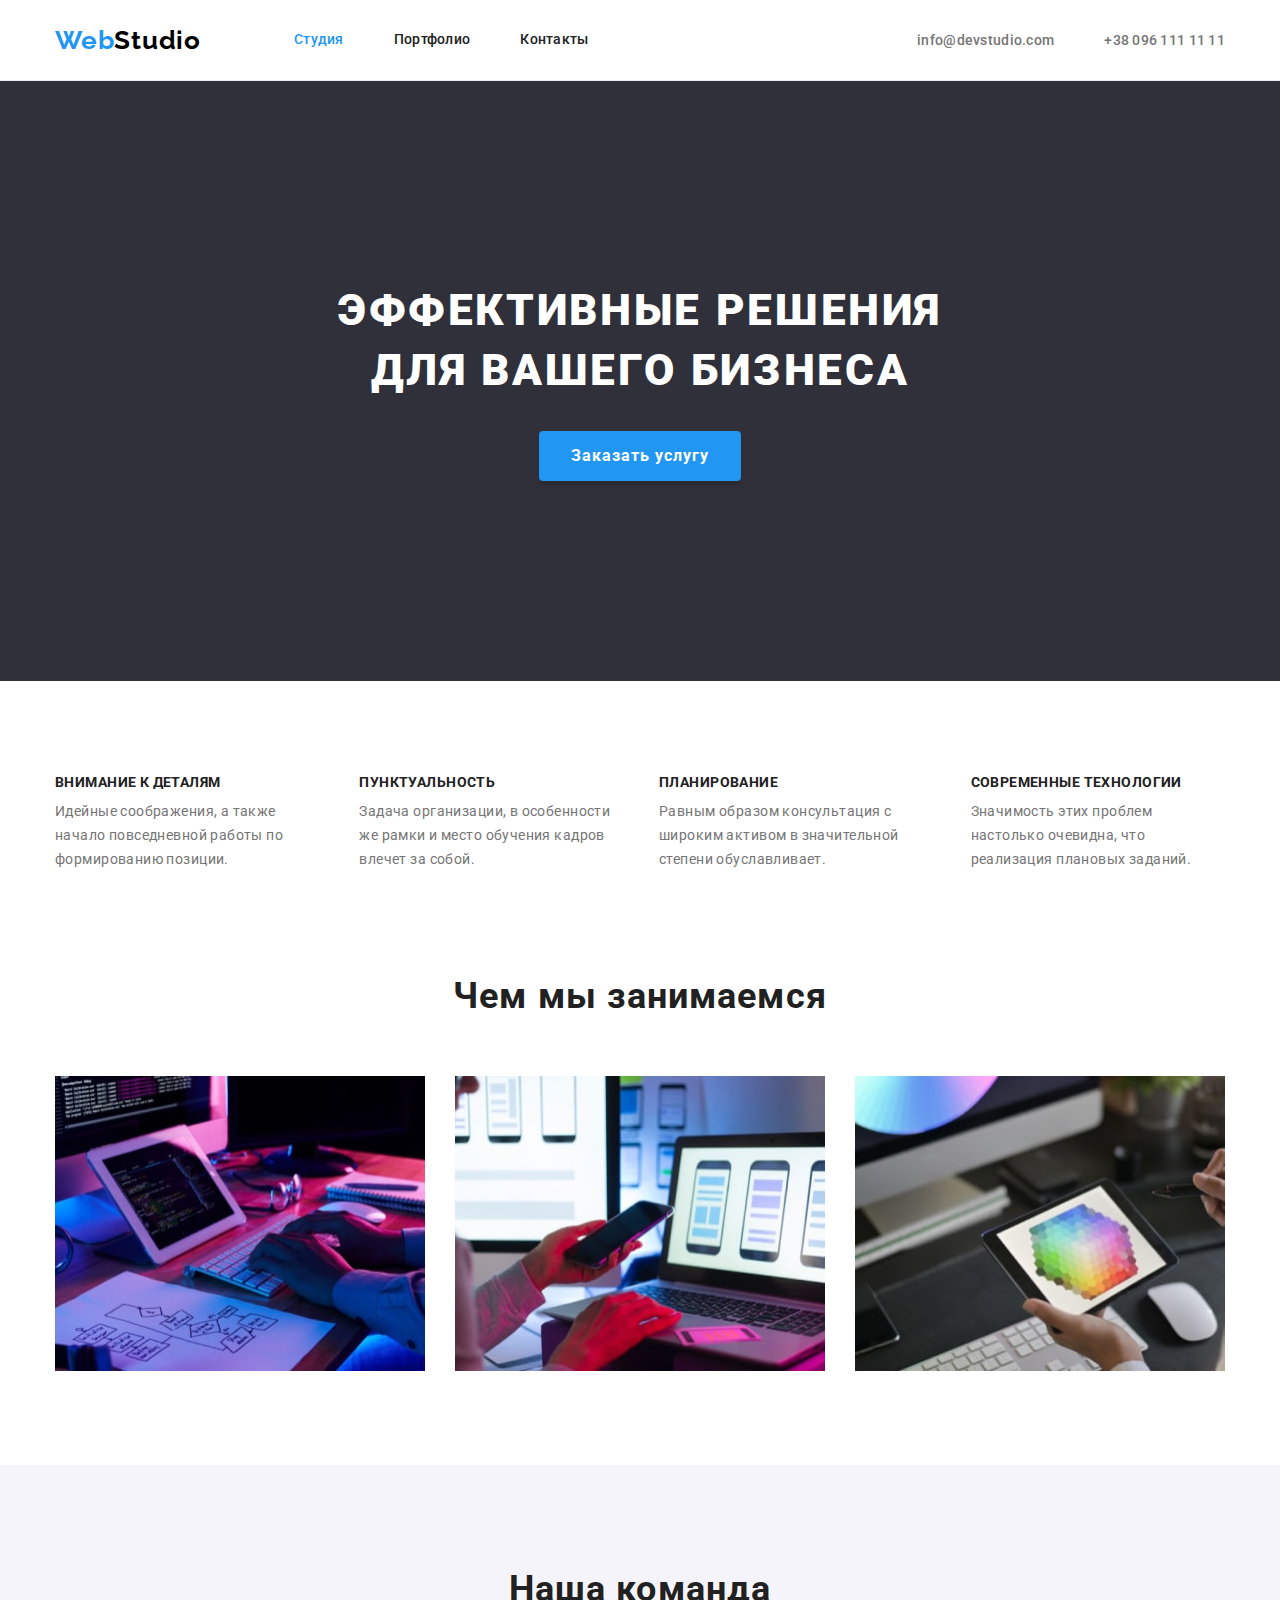
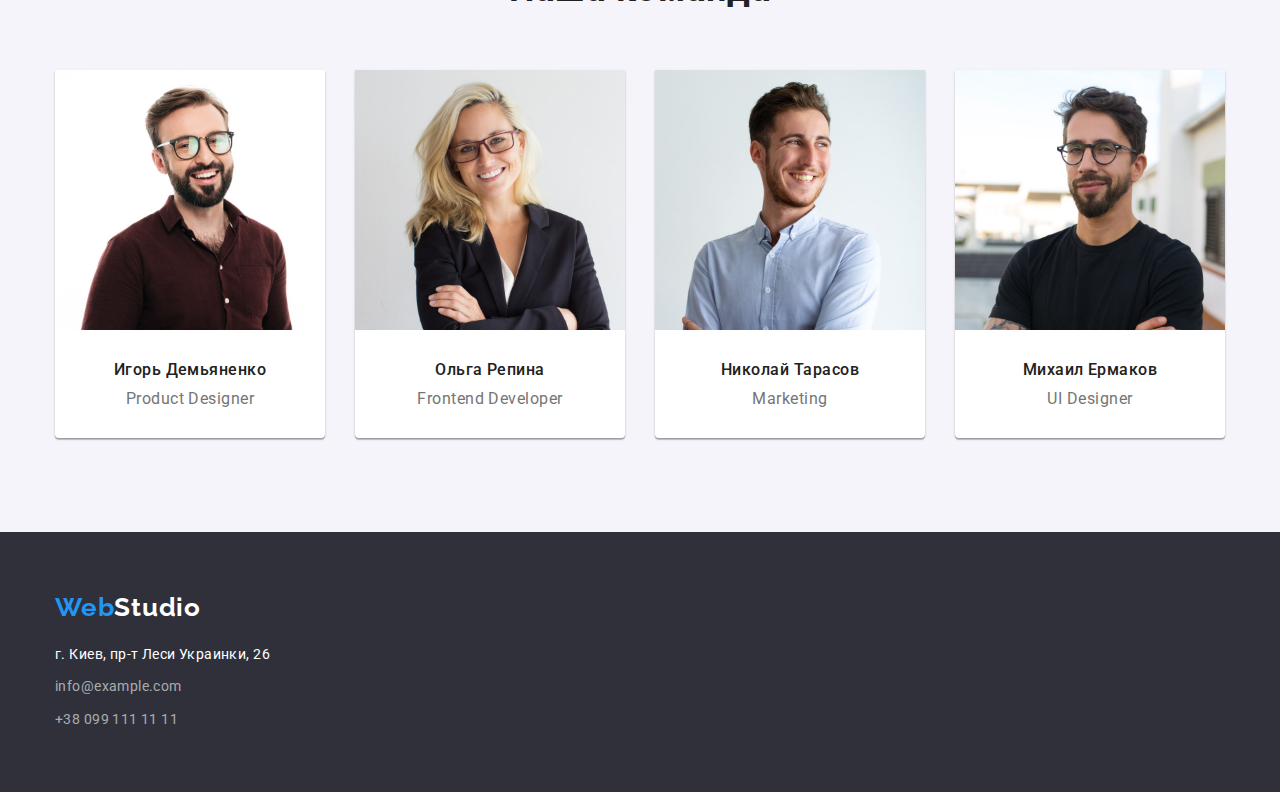
<file: index.html>
<!DOCTYPE html>
<html lang="ru">
  <head>
    <meta charset="UTF-8" />
    <meta http-equiv="X-UA-Compatible" content="IE=edge" />
    <meta name="viewport" content="width=device-width, initial-scale=1.0" />
    <title>Студия</title>
    <link rel="preconnect" href="https://fonts.googleapis.com" />
    <link rel="preconnect" href="https://fonts.gstatic.com" crossorigin />
    <link
      href="https://fonts.googleapis.com/css2?family=Raleway:wght@700&family=Roboto:wght@400;500;700;900&display=swap"
      rel="stylesheet"
    />
    <link
      rel="stylesheet"
      href="https://cdnjs.cloudflare.com/ajax/libs/modern-normalize/1.1.0/modern-normalize.min.css"
    />
    <link rel="stylesheet" href="./css/styles.css" />
  </head>

  <body>
    <!-- Header -->
    <header class="page-header">
      <div class="container">
        <nav class="page-header-navigation">
          <a class="page-logo link" href="./index.html" lang="en"
            >Web<span class="header-logo">Studio</span></a
          >
          <ul class="page-header-navigation-list list">
            <li class="page-header-navigation-item">
              <a class="page-header-navigation-item-link link page-marker" href="./index.html"
                >Студия</a
              >
            </li>
            <li class="page-header-navigation-item">
              <a class="page-header-navigation-item-link link" href="./portfolio.html">Портфолио</a>
            </li>
            <li class="page-header-navigation-item">
              <a class="page-header-navigation-item-link link" href="">Контакты</a>
            </li>
          </ul>
        </nav>
        <ul class="page-header-contacts-list list">
          <li class="page-header-contacts-item">
            <a class="page-header-contacts-item-link link" href="mailto:info@devstudio.com"
              >info@devstudio.com</a
            >
          </li>
          <li class="page-header-contacts-item">
            <a class="page-header-contacts-item-link link" href="tel:+380961111111"
              >+38 096 111 11 11</a
            >
          </li>
        </ul>
      </div>
    </header>

    <main>
      <!-- Hero Section -->
      <section class="page-hero">
        <div class="container">
          <h1 class="page-hero-title">Эффективные решения для вашего бизнеса</h1>
          <button class="page-hero-button" type="button">Заказать услугу</button>
        </div>
      </section>

      <!-- Benefits Section -->
      <section class="benefits-section">
        <div class="container">
          <h2 class="benefits-section-title visually-hidden">Наши преимущества</h2>
          <ul class="benefits-section-list list">
            <li class="benefits-section-item">
              <h3 class="benefits-section-item-title">Внимание к деталям</h3>
              <p class="benefits-section-item-text">
                Идейные соображения, а также начало повседневной работы по формированию позиции.
              </p>
            </li>
            <li class="benefits-section-item">
              <h3 class="benefits-section-item-title">Пунктуальность</h3>
              <p class="benefits-section-item-text">
                Задача организации, в особенности же рамки и место обучения кадров влечет за собой.
              </p>
            </li>
            <li class="benefits-section-item">
              <h3 class="benefits-section-item-title">Планирование</h3>
              <p class="benefits-section-item-text">
                Равным образом консультация с широким активом в значительной степени обуславливает.
              </p>
            </li>
            <li class="benefits-section-item">
              <h3 class="benefits-section-item-title">Современные технологии</h3>
              <p class="benefits-section-item-text">
                Значимость этих проблем настолько очевидна, что реализация плановых заданий.
              </p>
            </li>
          </ul>
        </div>
      </section>

      <!-- Our work Section -->
      <section class="our-work-sectoin">
        <div class="container">
          <h2 class="our-work-sectoin-title">Чем мы занимаемся</h2>
          <ul class="our-work-sectoin-list list">
            <li class="our-work-sectoin-item">
              <img
                class="our-work-sectoin-item-picture"
                src="./images/what-we-do/what-we-do-pic-1.jpg"
                alt="Программист набирает прогрмный код"
                width="370"
                height="295"
              />
            </li>
            <li class="our-work-sectoin-item">
              <img
                class="our-work-sectoin-item-picture"
                src="./images/what-we-do/what-we-do-pic-2.jpg"
                alt="Процесс разработки мобильной версии приложения"
                width="370"
                height="295"
              />
            </li>
            <li class="our-work-sectoin-item">
              <img
                class="our-work-sectoin-item-picture"
                src="./images/what-we-do/what-we-do-pic-3.jpg"
                alt="Процесс выбора цвета из палитры цветов"
                width="370"
                height="295"
              />
            </li>
          </ul>
        </div>
      </section>

      <!-- Our team Section -->
      <section class="team-section">
        <div class="container">
          <h2 class="team-section-title">Наша команда</h2>
          <ul class="team-section-list list">
            <li class="team-section-person">
              <img
                class="team-section-person-photo"
                src="./images/our-team/team-member-pic-1.jpg"
                alt="Фотография дизайнера продукта"
                width="270"
                height="260"
              />
              <h3 class="team-section-person-name">Игорь Демьяненко</h3>
              <p class="team-section-person-profession" lang="en">Product Designer</p>
            </li>
            <li class="team-section-person">
              <img
                class="team-section-person-photo"
                src="./images/our-team/team-member-pic-2.jpg"
                alt="Фотография фронт энд разработчика"
                width="270"
                height="260"
              />
              <h3 class="team-section-person-name">Ольга Репина</h3>
              <p class="team-section-person-profession" lang="en">Frontend Developer</p>
            </li>
            <li class="team-section-person">
              <img
                class="team-section-person-photo"
                src="./images/our-team/team-member-pic-3.jpg"
                alt="Фотография маркетолога"
                width="270"
                height="260"
              />
              <h3 class="team-section-person-name">Николай Тарасов</h3>
              <p class="team-section-person-profession" lang="en">Marketing</p>
            </li>
            <li class="team-section-person">
              <img
                class="team-section-person-photo"
                src="./images/our-team/team-member-pic-4.jpg"
                alt="Фотография дизайнера пользовательского интерфейса"
                width="270"
                height="260"
              />
              <h3 class="team-section-person-name">Михаил Ермаков</h3>
              <p class="team-section-person-profession" lang="en">UI Designer</p>
            </li>
          </ul>
        </div>
      </section>
    </main>

    <!-- Footer -->
    <footer class="page-footer">
      <div class="container">
        <a class="page-logo link" href="./index.html" lang="en"
          >Web<span class="footer-logo">Studio</span></a
        >
        <address class="page-footer-address">
          <ul class="page-footer-address-list list">
            <li class="page-footer-address-item">
              <a
                class="page-footer-address-item-address link"
                href="https://goo.gl/maps/Gpic2GzjELETUbJ9A"
                target="_blank"
                rel="noopener noreferrer"
                >г. Киев, пр-т Леси Украинки, 26</a
              >
            </li>
            <li class="page-footer-address-item">
              <a class="page-footer-address-item-mail link" href="mailto:info@example.com"
                >info@example.com</a
              >
            </li>
            <li class="page-footer-address-item">
              <a class="page-footer-address-item-tel link" href="tel:+380991111111"
                >+38 099 111 11 11</a
              >
            </li>
          </ul>
        </address>
      </div>
    </footer>
  </body>
</html>
</file>
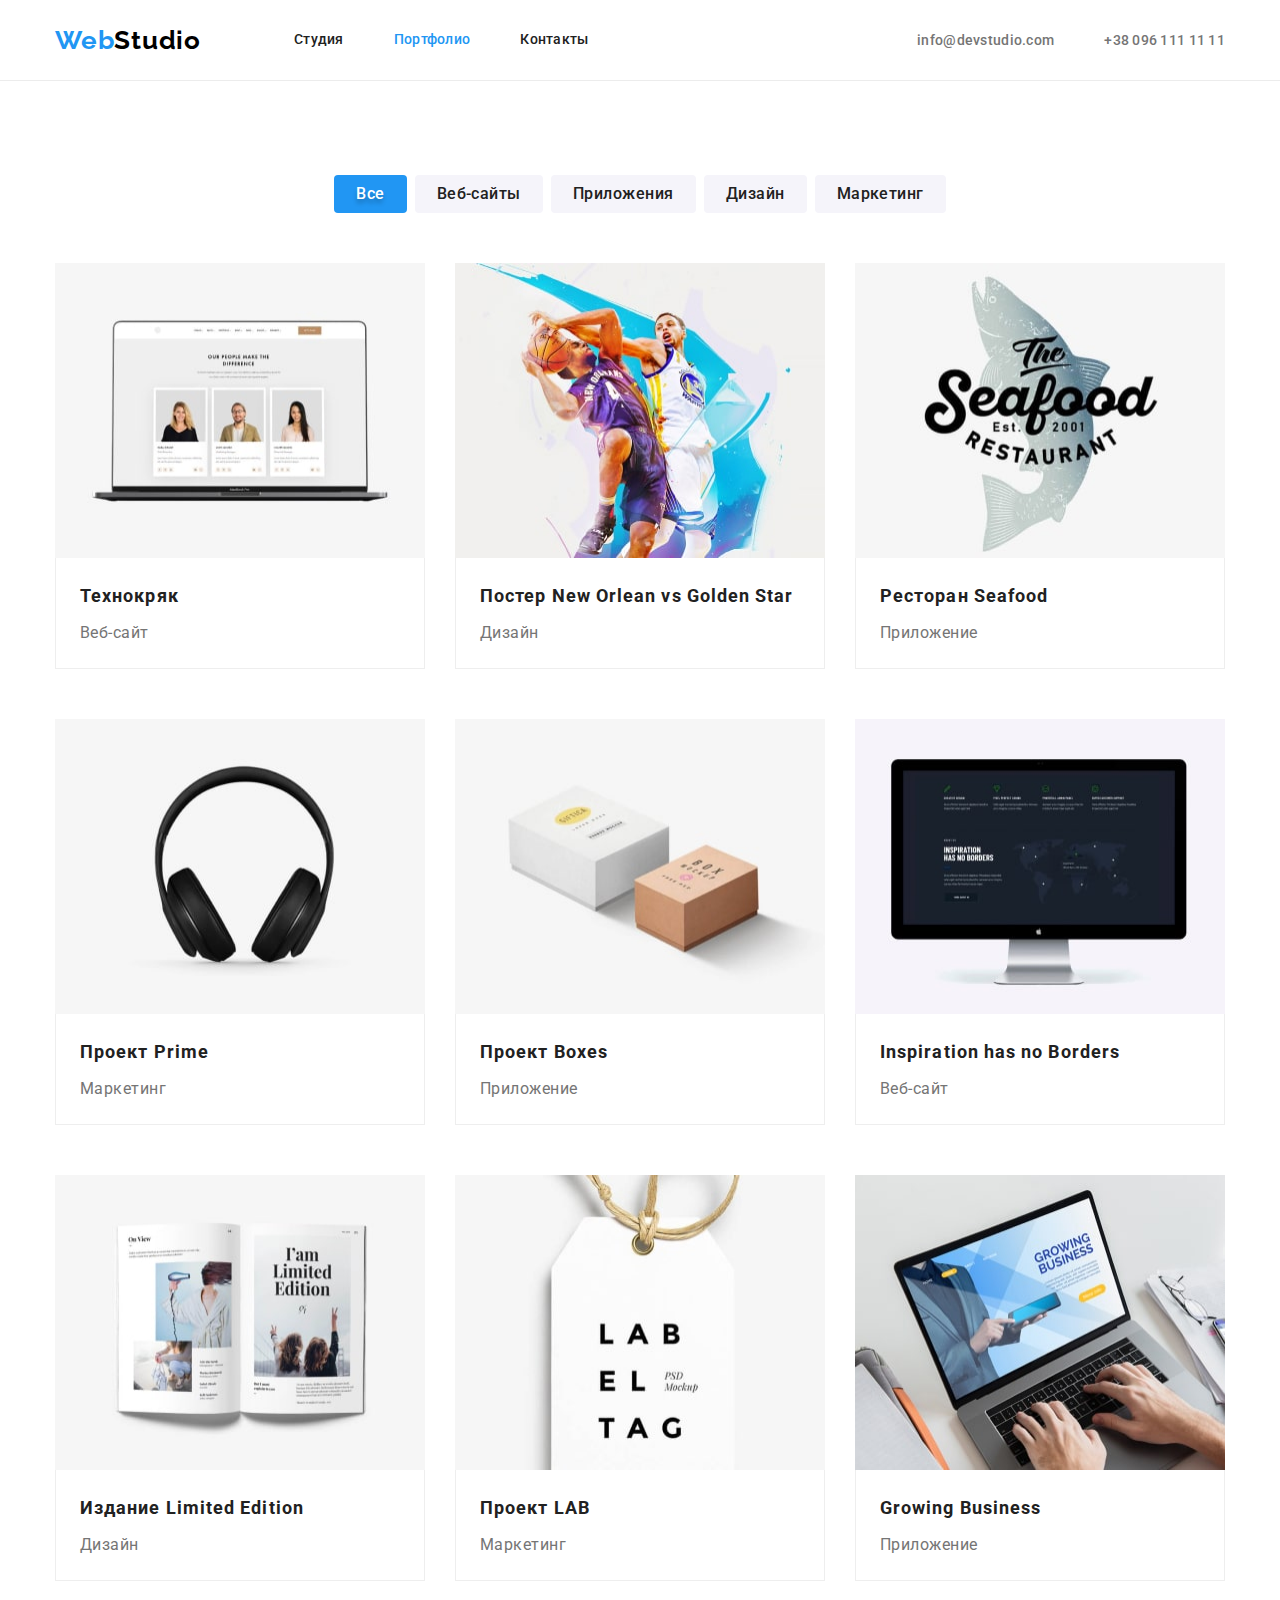
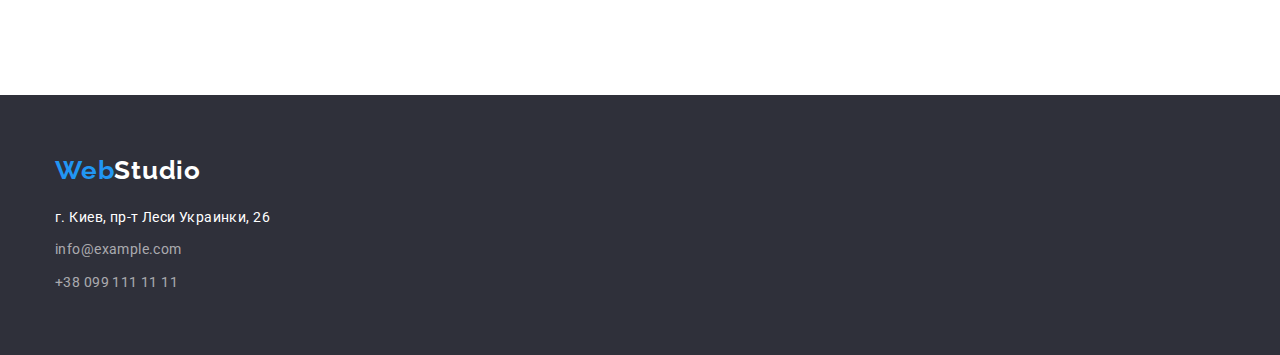
<file: portfolio.html>
<!DOCTYPE html>
<html lang="ru">
  <head>
    <meta charset="UTF-8" />
    <meta http-equiv="X-UA-Compatible" content="IE=edge" />
    <meta name="viewport" content="width=device-width, initial-scale=1.0" />
    <title>Портфолио</title>
    <link
      href="https://fonts.googleapis.com/css2?family=Raleway:wght@700&family=Roboto:wght@400;500;700;900&display=swap"
      rel="stylesheet"
    />
    <link
      rel="stylesheet"
      href="https://cdnjs.cloudflare.com/ajax/libs/modern-normalize/1.1.0/modern-normalize.min.css"
    />
    <link rel="stylesheet" href="./css/styles.css" />
  </head>

  <body>
    <!-- Header -->
    <header class="page-header">
      <div class="container">
        <nav class="page-header-navigation">
          <a class="page-logo link" href="./index.html" lang="en"
            >Web<span class="header-logo">Studio</span></a
          >
          <ul class="page-header-navigation-list list">
            <li class="page-header-navigation-item">
              <a class="page-header-navigation-item-link link" href="./index.html">Студия</a>
            </li>
            <li class="page-header-navigation-item">
              <a class="page-header-navigation-item-link link page-marker" href="./portfolio.html"
                >Портфолио</a
              >
            </li>
            <li class="page-header-navigation-item">
              <a class="page-header-navigation-item-link link" href="">Контакты</a>
            </li>
          </ul>
        </nav>
        <ul class="page-header-contacts-list list">
          <li class="page-header-contacts-item">
            <a class="page-header-contacts-item-link link" href="mailto:info@devstudio.com"
              >info@devstudio.com</a
            >
          </li>
          <li class="page-header-contacts-item">
            <a class="page-header-contacts-item-link link" href="tel:+380961111111"
              >+38 096 111 11 11</a
            >
          </li>
        </ul>
      </div>
    </header>

    <main>
      <!-- Our projects section -->
      <section class="projects">
        <div class="container">
          <h1 class="section-title visually-hidden">Портфолио</h1>
          <ul class="filters-list list">
            <li class="filters-item">
              <button class="filters-button active-button" type="button">Все</button>
            </li>
            <li class="filters-item">
              <button class="filters-button" type="button">Веб-сайты</button>
            </li>
            <li class="filters-item">
              <button class="filters-button" type="button">Приложения</button>
            </li>
            <li class="filters-item">
              <button class="filters-button" type="button">Дизайн</button>
            </li>
            <li class="filters-item">
              <button class="filters-button" type="button">Маркетинг</button>
            </li>
          </ul>
          
          <ul class="project-list list">
            <li class="project-item">
              <a class="project-link link" href="">
                <img
                  class="project-preview"
                  src="./images/portfolio/portfolio-pic-1.jpg"
                  alt="Ноутбук"
                  width="370"
                  height="295"
                />
                <div class="project-item-description">
                  <h2 class="project-title">Технокряк</h2>
                  <p class="project-category">Веб-сайт</p>
                </div>
              </a>
            </li>
            <li class="project-item">
              <a class="project-link link" href="">
                <img
                  class="project-preview"
                  src="./images/portfolio/portfolio-pic-2.jpg"
                  alt="Спортсмены играют в баскетбол"
                  width="370"
                  height="295"
                />
                <div class="project-item-description">
                  <h2 class="project-title">
                    Постер <span lang="en">New Orlean vs Golden Star</span>
                  </h2>
                  <p class="project-category">Дизайн</p>
                </div>
              </a>
            </li>
            <li class="project-item">
              <a class="project-link link" href="">
                <img
                  class="project-preview"
                  src="./images/portfolio/portfolio-pic-3.jpg"
                  alt="Логотип ресторана в виде рыбы"
                  width="370"
                  height="295"
                />
                <div class="project-item-description">
                  <h2 class="project-title">Ресторан <span lang="en">Seafood</span></h2>
                  <p class="project-category">Приложение</p>
                </div>
              </a>
            </li>
            <li class="project-item">
              <a class="project-link link" href="">
                <img
                  class="project-preview"
                  src="./images/portfolio/portfolio-pic-4.jpg"
                  alt="Беспроводные аушники"
                  width="370"
                  height="295"
                />
                <div class="project-item-description">
                  <h2 class="project-title">Проект <span lang="en">Prime</span></h2>
                  <p class="project-category">Маркетинг</p>
                </div>
              </a>
            </li>
            <li class="project-item">
              <a class="project-link link" href="">
                <img
                  class="project-preview"
                  src="./images/portfolio/portfolio-pic-5.jpg"
                  alt="Две коробки"
                  width="370"
                  height="295"
                />
                <div class="project-item-description">
                  <h2 class="project-title">Проект <span lang="en">Boxes</span></h2>
                  <p class="project-category">Приложение</p>
                </div>
              </a>
            </li>
            <li class="project-item">
              <a class="project-link link" href="">
                <img
                  class="project-preview"
                  src="./images/portfolio/portfolio-pic-6.jpg"
                  lang="en"
                  alt="iMac"
                  width="370"
                  height="295"
                />
                <div class="project-item-description">
                  <h2 class="project-title" lang="en">Inspiration has no Borders</h2>
                  <p class="project-category">Веб-сайт</p>
                </div>
              </a>
            </li>
            <li class="project-item">
              <a class="project-link link" href="">
                <img
                  class="project-preview"
                  src="./images/portfolio/portfolio-pic-7.jpg"
                  alt="Разворот журнала"
                  width="370"
                  height="295"
                />
                <div class="project-item-description">
                  <h2 class="project-title">Издание <span lang="en">Limited Edition</span></h2>
                  <p class="project-category">Дизайн</p>
                </div>
              </a>
            </li>
            <li class="project-item">
              <a class="project-link link" href="">
                <img
                  class="project-preview"
                  src="./images/portfolio/portfolio-pic-8.jpg"
                  alt="Этикетка"
                  width="370"
                  height="295"
                />
                <div class="project-item-description">
                  <h2 class="project-title">Проект <span lang="en">LAB</span></h2>
                  <p class="project-category">Маркетинг</p>
                </div>
              </a>
            </li>
            <li class="project-item">
              <a class="project-link link" href="">
                <img
                  class="project-preview"
                  src="./images/portfolio/portfolio-pic-9.jpg"
                  alt="Процесс набора текста на клавиатуре ноутбука"
                  width="370"
                  height="295"
                />
                <div class="project-item-description">
                  <h2 class="project-title" lang="en">Growing Business</h2>
                  <p class="project-category">Приложение</p>
                </div>
              </a>
            </li>
          </ul>
        </div>
      </section>
    </main>

    <!-- Footer -->
    <footer class="page-footer">
      <div class="container">
        <a class="page-logo link" href="./index.html" lang="en"
          >Web<span class="footer-logo">Studio</span></a
        >
        <address class="page-footer-address">
          <ul class="page-footer-address-list list">
            <li class="page-footer-address-item">
              <a
                class="page-footer-address-item-address link"
                href="https://goo.gl/maps/Gpic2GzjELETUbJ9A"
                target="_blank"
                rel="noopener noreferrer"
                >г. Киев, пр-т Леси Украинки, 26</a
              >
            </li>
            <li class="page-footer-address-item">
              <a class="page-footer-address-item-mail link" href="mailto:info@example.com"
                >info@example.com</a
              >
            </li>
            <li class="page-footer-address-item">
              <a class="page-footer-address-item-tel link" href="tel:+380991111111"
                >+38 099 111 11 11</a
              >
            </li>
          </ul>
        </address>
      </div>
    </footer>
  </body>
</html>
</file>
<file: css/styles.css>
:root {
  --main-title-color: #212121;
  --main-text-color: #757575;
  --main-navigation-item-color: #212121;
  --accent-color: #2196f3;
  --current-page-marker-color: #2196f3;

  --section-padding-top: 94px;
  --section-padding-bottom: 94px;
  --main-gap: 30px;
}

body {
  font-family: 'Roboto', sans-serif;
  color: var(--main-text-color);
}

h1,
h2,
h3,
h4,
h5,
h6,
p {
  margin-top: 0;
  margin-bottom: 0;
}

ul {
  margin-top: 0;
  margin-bottom: 0;
  padding-left: 0;
}

/* -***- Utiliyt classes -***- */
.visually-hidden {
  position: absolute;
  width: 1px;
  height: 1px;
  margin: -1px;
  padding: 0;
  overflow: hidden;
  border: 0;
  clip: rect(0 0 0 0);
}

.list {
  list-style: none;
}

.link {
  text-decoration: none;
}

.container {
  width: 1200px;
  padding-left: 15px;
  padding-right: 15px;
  margin: 0 auto;

  /* outline: 1px solid teal; */
}

.page-logo {
  font-family: 'Raleway', sans-serif;
  font-weight: 700;
  font-size: 26px;
  line-height: 1.19;
  letter-spacing: 0.03em;

  color: #2196f3;
}

/* -***-Index page-***- */

/* ---Header--- */
.page-header {
  border-bottom: 1px solid #ececec;
}

/* Logo */
.page-header .container {
  display: flex;
}

.page-header-navigation {
  display: flex;
  align-items: center;
}

.page-logo .header-logo {
  color: #000000;
}

/* Header Navigation */
.page-header-navigation-list {
  display: flex;
  margin-left: 93px;
}

.page-header-navigation-item + .page-header-navigation-item {
  margin-left: 50px;
}

.page-header-navigation-item-link {
  font-weight: 500;
  font-size: 14px;
  line-height: 1.14;
  letter-spacing: 0.02em;

  color: var(--main-navigation-item-color);

  display: block;
  padding-top: 32px;
  padding-bottom: 32px;
}

.page-header-navigation-item-link:hover,
.page-header-navigation-item-link:focus {
  color: var(--accent-color);
}

/* Header Contacts */
.page-header-contacts-list {
  display: flex;
  margin-left: auto;
  align-items: center;
}

.page-header-contacts-item + .page-header-contacts-item {
  margin-left: 50px;
}

.page-header-contacts-item-link {
  font-weight: 500;
  font-size: 14px;
  line-height: 1, 14;
  letter-spacing: 0.02em;

  color: #757575;
}

.page-header-contacts-item-link:hover,
.page-header-contacts-item-link:focus {
  color: var(--accent-color);
}

.page-marker {
  color: var(--current-page-marker-color);
}

/* ---Hero Section--- */
.page-hero {
  background-color: #2f303a;
  padding-top: 200px;
  padding-bottom: 200px;
}

.page-hero-title {
  font-weight: 900;
  font-size: 44px;
  line-height: 1.36;
  letter-spacing: 0.06em;
  text-transform: uppercase;
  text-align: center;

  color: #ffffff;

  display: block;
  width: 696px;
  margin-left: auto;
  margin-right: auto;
}

.page-hero-button {
  font-family: 'Roboto', sans-serif;
  font-weight: 700;
  font-size: 16px;
  line-height: 1.87;
  letter-spacing: 0.06em;

  cursor: pointer;

  color: #ffffff;
  background-color: #2196f3;
  border: 0;
  padding: 10px 32px;
  box-shadow: 0px 4px 4px rgba(0, 0, 0, 0.15);
  border-radius: 4px;

  display: block;
  margin-top: 30px;
  margin-left: auto;
  margin-right: auto;
}

.page-hero-button:hover,
.page-hero-button:focus {
  background-color: #188ce8;
}

/* ---Benefits Section--- */
.benefits-section {
  padding-top: var(--section-padding-top);
  padding-bottom: var(--section-padding-bottom);
}

.benefits-section-list {
  display: flex;
}

.benefits-section-item + .benefits-section-item {
  margin-left: var(--main-gap);
}

.benefits-section-item-title {
  font-weight: 700;
  font-size: 14px;
  line-height: 1.14;
  letter-spacing: 0.03em;
  text-transform: uppercase;

  color: var(--main-title-color);
}

.benefits-section-item-text {
  font-size: 14px;
  line-height: 1.71;
  letter-spacing: 0.03em;

  display: block;
  margin-top: 10px;
}

/* ---Our work Section--- */
.our-work-sectoin {
  padding-bottom: var(--section-padding-bottom);
}

.our-work-sectoin-title {
  font-weight: 700;
  font-size: 36px;
  line-height: 1.67;
  letter-spacing: 0.03em;
  text-align: center;

  color: var(--main-title-color);
}

.our-work-sectoin-list {
  display: flex;
  margin-top: 50px;
}

.our-work-sectoin-item + .our-work-sectoin-item {
  margin-left: var(--main-gap);
}

.our-work-sectoin-item-picture {
  display: block;
}

/* ---Our team Section--- */
.team-section {
  padding-top: var(--section-padding-top);
  padding-bottom: var(--section-padding-bottom);

  background: #f5f4fa;
}

.team-section-title {
  font-weight: 700;
  font-size: 36px;
  line-height: 1.67;
  letter-spacing: 0.03em;
  text-align: center;

  color: var(--main-title-color);
}

.team-section-list {
  display: flex;
  margin-top: 50px;
}

.team-section-person {
  background: #ffffff;
  box-shadow: 0px 1px 3px rgba(0, 0, 0, 0.12), 0px 1px 1px rgba(0, 0, 0, 0.14),
    0px 2px 1px rgba(0, 0, 0, 0.2);
  border-radius: 0px 0px 4px 4px;
  padding-bottom: 30px;
}

.team-section-person-photo {
  display: block;
}

.team-section-person + .team-section-person {
  margin-left: var(--main-gap);
}

.team-section-person-name {
  font-weight: 500;
  font-size: 16px;
  line-height: 1.19;
  letter-spacing: 0.03em;
  text-align: center;

  color: #212121;

  margin-top: 30px;
}

.team-section-person-profession {
  font-size: 16px;
  line-height: 1.19;
  letter-spacing: 0.03em;
  text-align: center;

  margin-top: 10px;
}

/* ---Footer--- */
.page-footer {
  background-color: #2f303a;
}

.page-logo .footer-logo {
  color: #ffffff;
}

.page-footer .container {
  padding-top: 60px;
  padding-bottom: 60px;
}

.page-footer-address {
  display: block;
  margin-top: 20px;
}

.page-footer-address-item + .page-footer-address-item {
  display: block;
  margin-top: 9px;
}

.page-footer-address-item-address {
  font-style: normal;
  font-size: 14px;
  line-height: 1.71;
  letter-spacing: 0.03em;

  color: #ffffff;
}

.page-footer-address-item-address:hover,
.page-footer-address-item-address:focus {
  color: var(--accent-color);
}

.page-footer-address-item-mail,
.page-footer-address-item-tel {
  font-style: normal;
  font-size: 14px;
  line-height: 1.71;
  letter-spacing: 0.03em;

  color: rgba(255, 255, 255, 0.6);
}

.page-footer-address-item-mail:hover,
.page-footer-address-item-mail:focus {
  color: var(--accent-color);
}

.page-footer-address-item-tel:hover,
.page-footer-address-item-tel:focus {
  color: var(--accent-color);
}

/* -***-Portfolio page-***- */
.projects {
  padding-top: var(--section-padding-top);
  padding-bottom: var(--section-padding-bottom);
}

/* ---Filters Section--- */
.filters-list {
  display: flex;
  justify-content: center;
}

.filters-item + .filters-item {
  margin-left: 8px;
}

.filters-button {
  font-family: 'Roboto', sans-serif;
  font-weight: 500;
  font-size: 16px;
  line-height: 1.62;
  letter-spacing: 0.03em;

  cursor: pointer;

  color: #212121;
  background: #f5f4fa;

  border-radius: 4px;
  border: 0;
  padding: 6px 22px;
}

.active-button {
  color: #ffffff;
  text-shadow: 0px 4px 4px rgba(0, 0, 0, 0.25);
  background-color: #2196f3;
}

.filters-button:hover,
.filters-button:focus {
  color: #ffffff;
  text-shadow: 0px 4px 4px rgba(0, 0, 0, 0.25);
  background-color: var(--accent-color);
}

/* ---Projects Section--- */

.project-list {
  display: flex;
  flex-wrap: wrap;
  margin-top: 50px;
  margin-right: calc(-1 * var(--main-gap));
  margin-bottom: -30px;
}

.project-item {
  flex-basis: calc(100% / 3 - 30px);
  margin-right: var(--main-gap);
  margin-bottom: 30px;
  padding-bottom: 20px;

  background: #ffffff;
}

.project-preview {
  display: block;
  max-width: 100%;
}

.project-item-description {
  padding: 20px 24px;
  border-left: 1px solid #eeeeee;
  border-right: 1px solid #eeeeee;
  border-bottom: 1px solid #eeeeee;
}

.project-title {
  font-weight: 700;
  font-size: 18px;
  line-height: 2;
  letter-spacing: 0.06em;

  color: var(--main-title-color);
}

.project-category {
  font-size: 16px;
  line-height: 1.87;
  letter-spacing: 0.03em;
  color: var(--main-text-color);

  margin-top: 4px;
}
</file>
